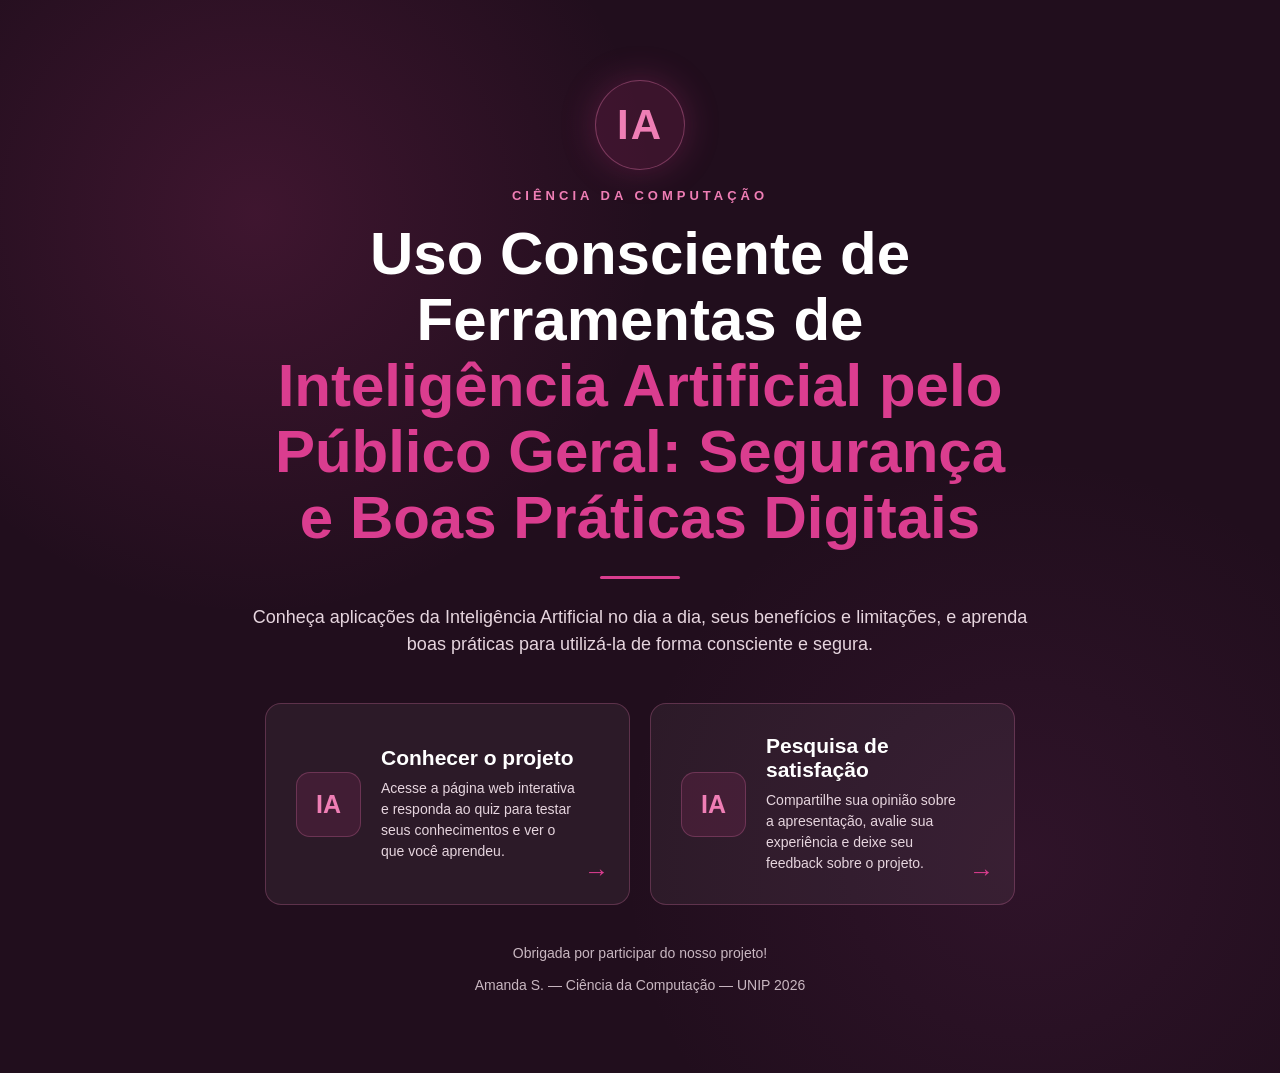
<file: index.html>
<!DOCTYPE html>
<html lang="pt-BR">

<head>
    <meta charset="UTF-8">
    <meta name="viewport" content="width=device-width, initial-scale=1.0">
    <meta http-equiv="refresh" content="0; url=acesso.html">
    <title>Uso Consciente de Ferramentas de Inteligência Artificial pelo Público Geral: Segurança e Boas Práticas Digitais</title>
    <link rel="icon" href="data:image/svg+xml,<svg xmlns=%22http://www.w3.org/2000/svg%22 viewBox=%220 0 100 100%22><text y=%22.9em%22 font-size=%2290%22>🌐</text></svg>">

</head>

<body>
</body>

</html>
</file>
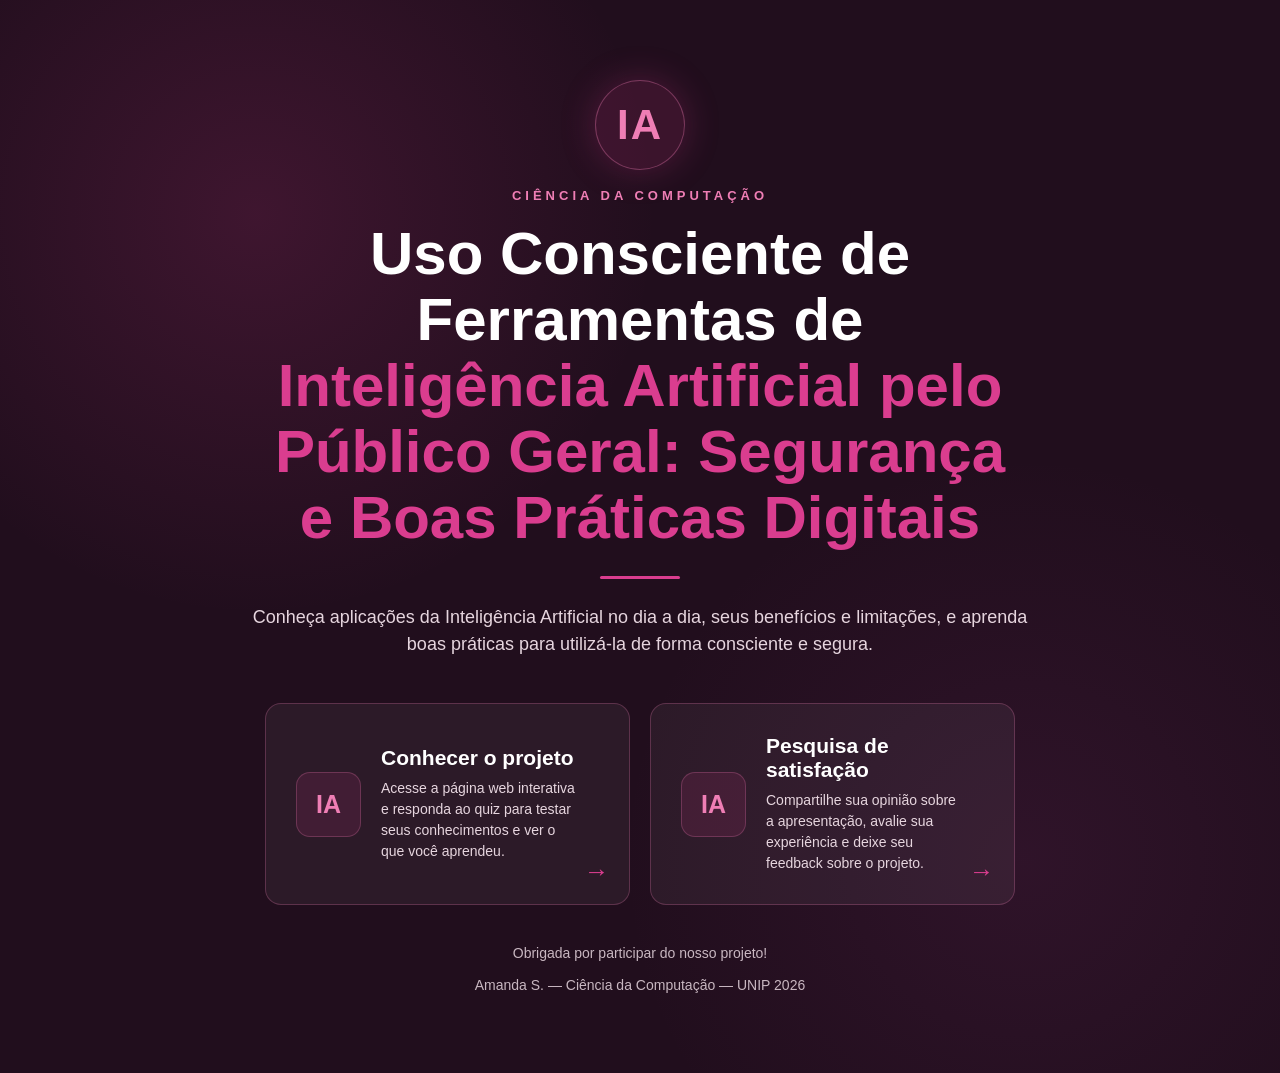
<file: acesso.html>
<!DOCTYPE html>
<html lang="pt-BR">

<head>

    <meta charset="UTF-8">

    <meta name="viewport" content="width=device-width, initial-scale=1.0">

    <title>Uso Consciente de Ferramentas de Inteligência Artificial pelo Público Geral: Segurança e Boas Práticas Digitais</title>
    
    <link rel="icon" href="data:image/svg+xml,<svg xmlns=%22http://www.w3.org/2000/svg%22 viewBox=%220 0 100 100%22><text y=%22.9em%22 font-size=%2290%22>🌐</text></svg>">

    <style>

        * {
            margin: 0;
            padding: 0;
            box-sizing: border-box;
        }

        html {
            scroll-behavior: smooth;
        }

        body {

            font-family: Arial, Helvetica, sans-serif;

            min-height: 100vh;

            background:
                radial-gradient(
                    circle at 20% 20%,
                    rgba(218, 61, 143, 0.16),
                    transparent 30%
                ),

                radial-gradient(
                    circle at 80% 80%,
                    rgba(143, 55, 125, 0.13),
                    transparent 30%
                ),

                #210E1D;

            color: #FFFFFF;

            display: flex;

            align-items: center;

            justify-content: center;

            padding: 30px;
        }

        .acesso {

            width: 100%;

            max-width: 850px;

            text-align: center;

            padding: 50px 35px;

        }

        .ia {

            width: 90px;

            height: 90px;

            margin: 0 auto 18px;

            display: flex;

            align-items: center;

            justify-content: center;

            border-radius: 50%;

            background:
                rgba(218, 61, 143, 0.14);

            border:
                1px solid
                rgba(239, 126, 181, 0.35);

            color: #EF7EB5;

            font-size: 42px;

            font-weight: bold;

            letter-spacing: 2px;

            box-shadow:
                0 0 35px
                rgba(218, 61, 143, 0.25);

            animation: flutuar 3s
                ease-in-out infinite;
        }

        @keyframes flutuar {

            0%,
            100% {

                transform:
                    translateY(0);
            }

            50% {

                transform:
                    translateY(-8px);
            }
        }

        .tag {

            color: #EF7EB5;

            font-size: 13px;

            font-weight: bold;

            letter-spacing: 4px;

            margin-bottom: 18px;
        }

        h1 {

            font-size:
                clamp(35px, 6vw, 60px);

            line-height: 1.1;

            margin-bottom: 20px;
        }

        h1 span {

            display: block;

            color: #DA3D8F;
        }

        .descricao {

            color: #E6D5DE;

            font-size: 18px;

            line-height: 1.5;

            margin-bottom: 45px;
        }

        .opcoes {

            display: grid;

            grid-template-columns:
                repeat(2, 1fr);

            gap: 20px;

            max-width: 750px;

            margin: 0 auto;
        }

        .opcao {

            position: relative;

            display: flex;

            align-items: center;

            text-align: left;

            gap: 20px;

            min-height: 180px;

            padding: 30px;

            background:
                rgba(255, 255, 255, 0.05);

            border:
                1px solid
                rgba(239, 126, 181, 0.25);

            border-radius: 16px;

            color: #FFFFFF;

            text-decoration: none;

            transition:
                transform 0.3s,
                border-color 0.3s,
                background 0.3s,
                box-shadow 0.3s;
        }

        .opcao:hover {

            transform:
                translateY(-8px);

            border-color:
                #DA3D8F;

            background:
                rgba(218, 61, 143, 0.10);

            box-shadow:
                0 15px 40px
                rgba(0, 0, 0, 0.30);
        }

        .icone {

            min-width: 65px;

            width: 65px;

            height: 65px;

            display: flex;

            align-items: center;

            justify-content: center;

            border-radius: 14px;

            background:
                rgba(218, 61, 143, 0.12);

            border:
                1px solid
                rgba(239, 126, 181, 0.25);

            font-size: 25px;

            font-weight: bold;

            color: #EF7EB5;
        }

        .opcao h2 {

            font-size: 21px;

            margin-bottom: 8px;
        }

        .opcao p {

            color: #E6D5DE;

            font-size: 14px;

            line-height: 1.5;

            margin-right: 20px;
        }

        .seta {

            position: absolute;

            right: 20px;

            bottom: 18px;

            color: #DA3D8F;

            font-size: 25px;

            transition: 0.3s;
        }

        .opcao:hover .seta {

            transform:
                translateX(5px);

            color: #EF7EB5;
        }

        .rodape {

            margin-top: 40px;

            color: #E6D5DE;

            font-size: 14px;

            opacity: 0.85;
        }

        .linha {

            width: 80px;

            height: 3px;

            background: #DA3D8F;

            margin: 25px auto;

            border-radius: 5px;
        }

        @media (max-width: 700px) {

            body {

                padding: 15px;
            }

            .acesso {

                padding:
                    30px 10px;
            }

            .opcoes {

                grid-template-columns: 1fr;
            }

            .ia {

                width: 75px;

                height: 75px;

                font-size: 34px;
            }

            h1 {

                font-size: 38px;
            }

            .descricao {

                font-size: 16px;

                margin-bottom: 30px;
            }

            .opcao {

                min-height: 150px;

                padding: 25px;
            }
        }

        @media (max-width: 400px) {

            .opcao {

                gap: 12px;

                padding: 20px;
            }

            .icone {

                min-width: 55px;

                width: 55px;

                height: 55px;

                font-size: 21px;
            }

            .opcao h2 {

                font-size: 17px;
            }

            .opcao p {

                font-size: 13px;
            }
        }

    </style>

</head>

<body>

    <main class="acesso">

        <div class="ia">
            IA
        </div>

        <p class="tag">
            CIÊNCIA DA COMPUTAÇÃO
        </p>

        <h1>

            Uso Consciente de Ferramentas de

            <span>
                Inteligência Artificial pelo Público Geral: Segurança e Boas Práticas Digitais
            </span>

        </h1>

        <div class="linha"></div>

        <p class="descricao">

            Conheça aplicações da Inteligência Artificial no dia a dia,
            seus benefícios e limitações, e aprenda boas práticas
            para utilizá-la de forma consciente e segura.

        </p>

        <div class="opcoes">

            <a
                href="principal.html"
                class="opcao"
            >

                <div class="icone">
                    IA
                </div>

                <div>

                    <h2>
                        Conhecer o projeto
                    </h2>

                    <p>
                        Acesse a página web interativa e responda ao 
                        quiz para testar seus conhecimentos 
                        e ver o que você aprendeu.
                    </p>

                </div>

                <span class="seta">
                    →
                </span>

            </a>

            <a
                href="https://docs.google.com/forms/d/e/1FAIpQLSeRQzANUAI_yOdc_QsF1TcEmFwUJ51s8gMz07EgyyzTPx3p7Q/viewform?usp=sharing&ouid=104215584824218539044"
                class="opcao"
                target="_blank"
                rel="noopener noreferrer"
            >

                <div class="icone">
                    IA
                </div>

                <div>

                    <h2>
                        Pesquisa de satisfação
                    </h2>

                    <p>

                        Compartilhe sua opinião 
                        sobre a apresentação, 
                        avalie sua experiência e 
                        deixe seu feedback sobre o projeto.

                    </p>

                </div>

                <span class="seta">
                    →
                </span>

            </a>

        </div>

        <p class="rodape">

            Obrigada por participar
            do nosso projeto! <br><br>
            Amanda S. — Ciência da Computação — UNIP 2026

        </p>

    </main>

</body>

</html>
</file>
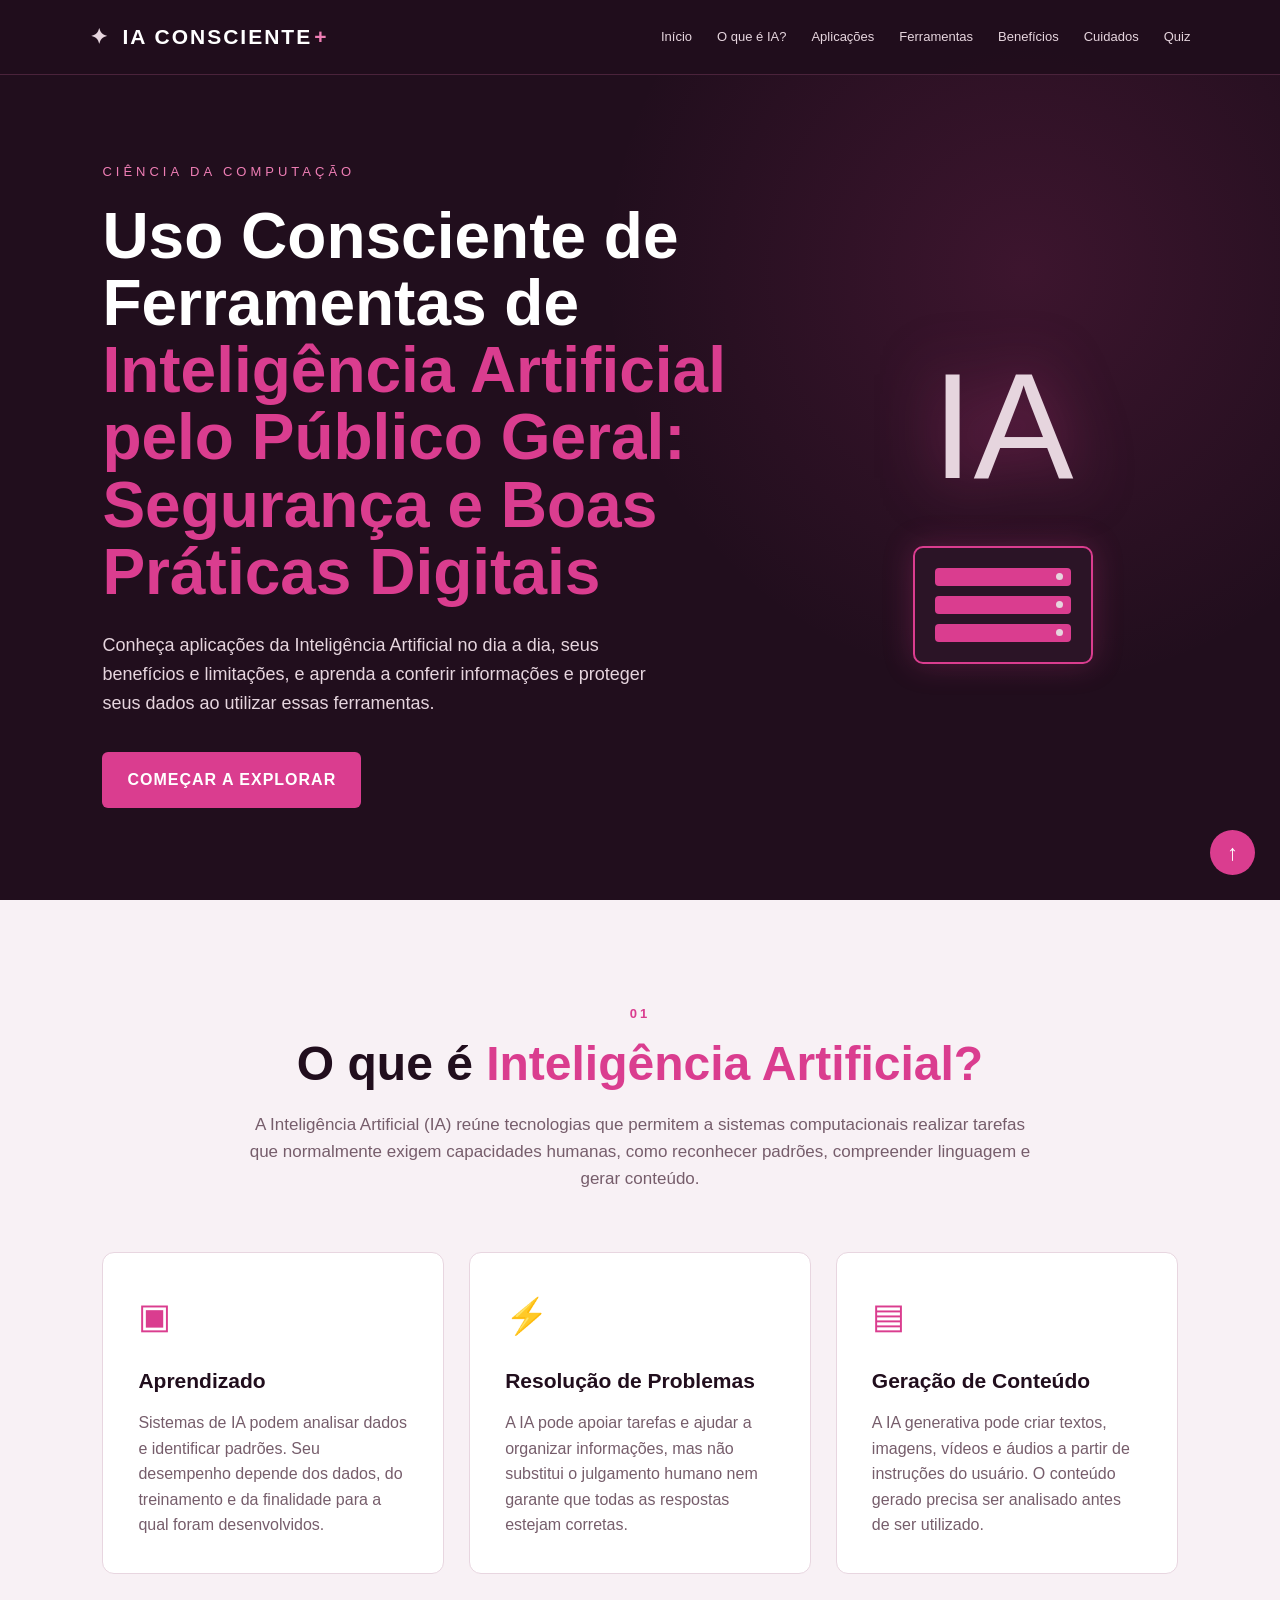
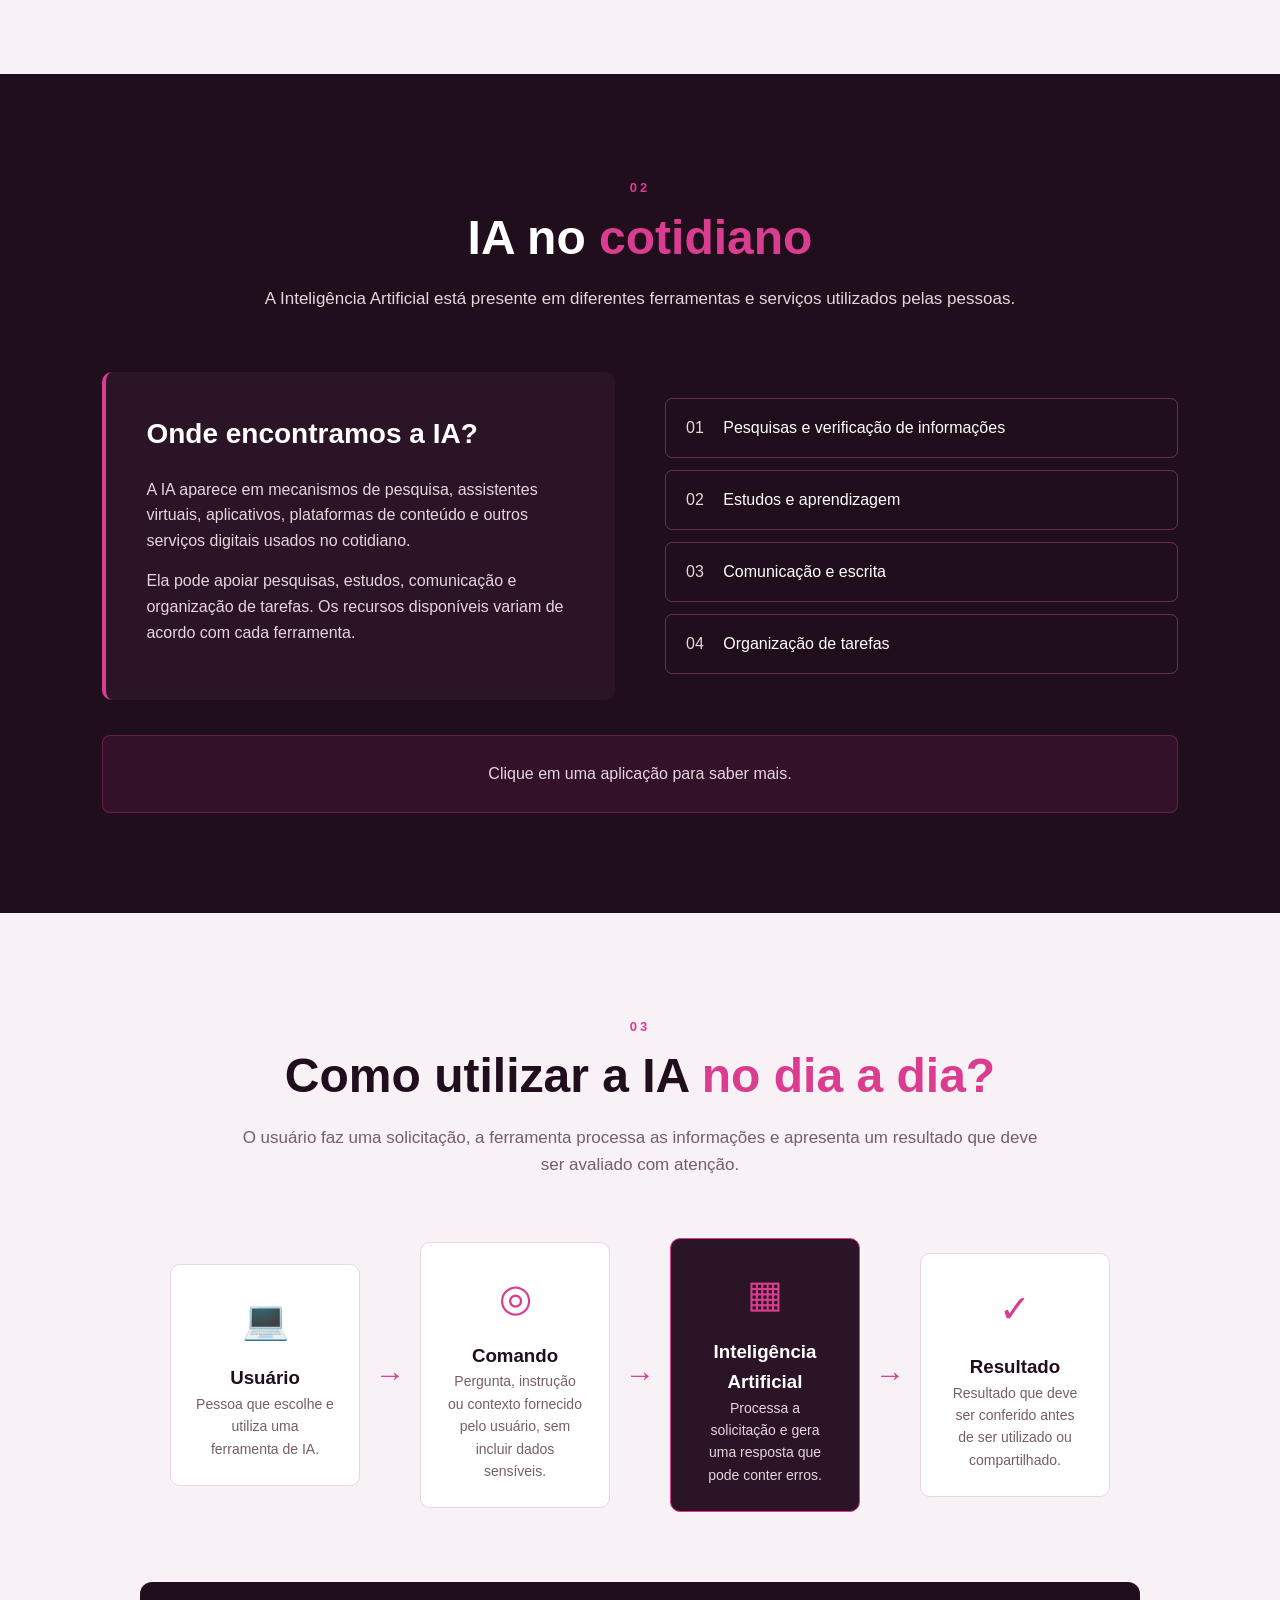
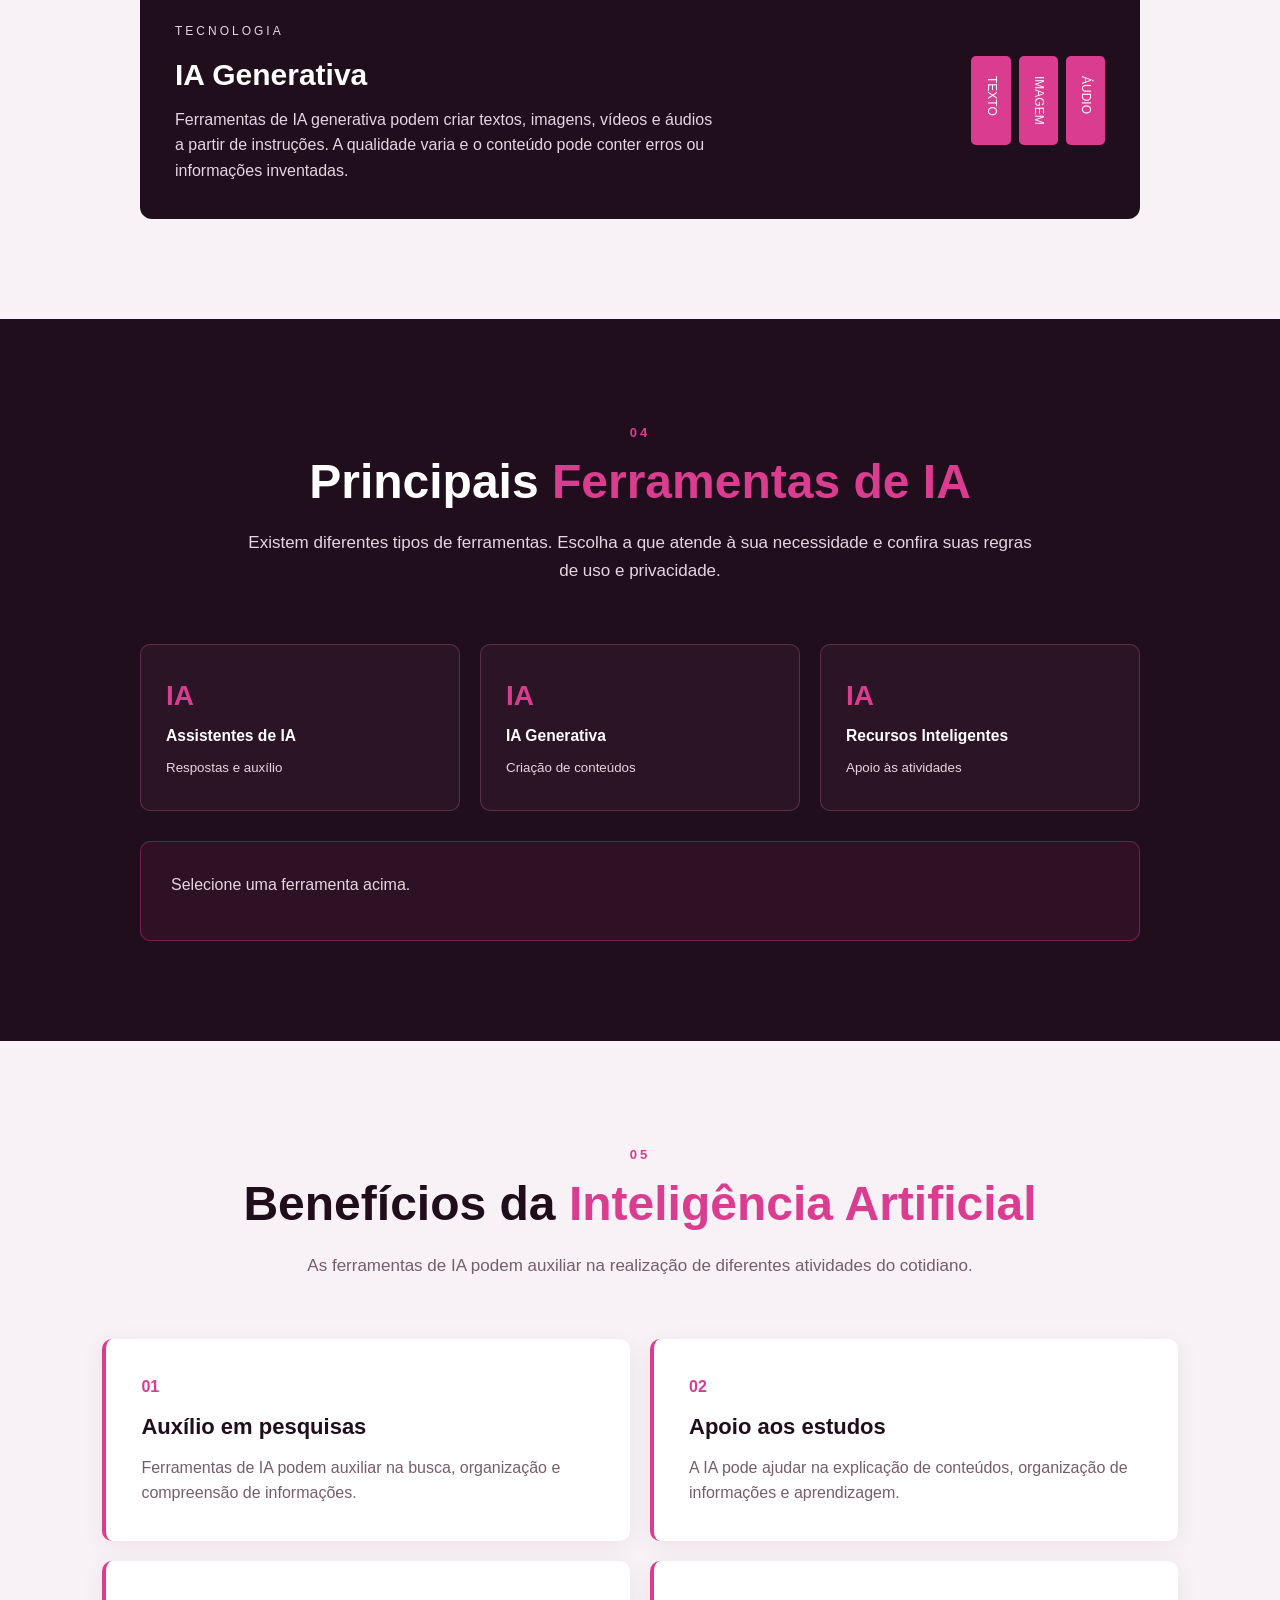
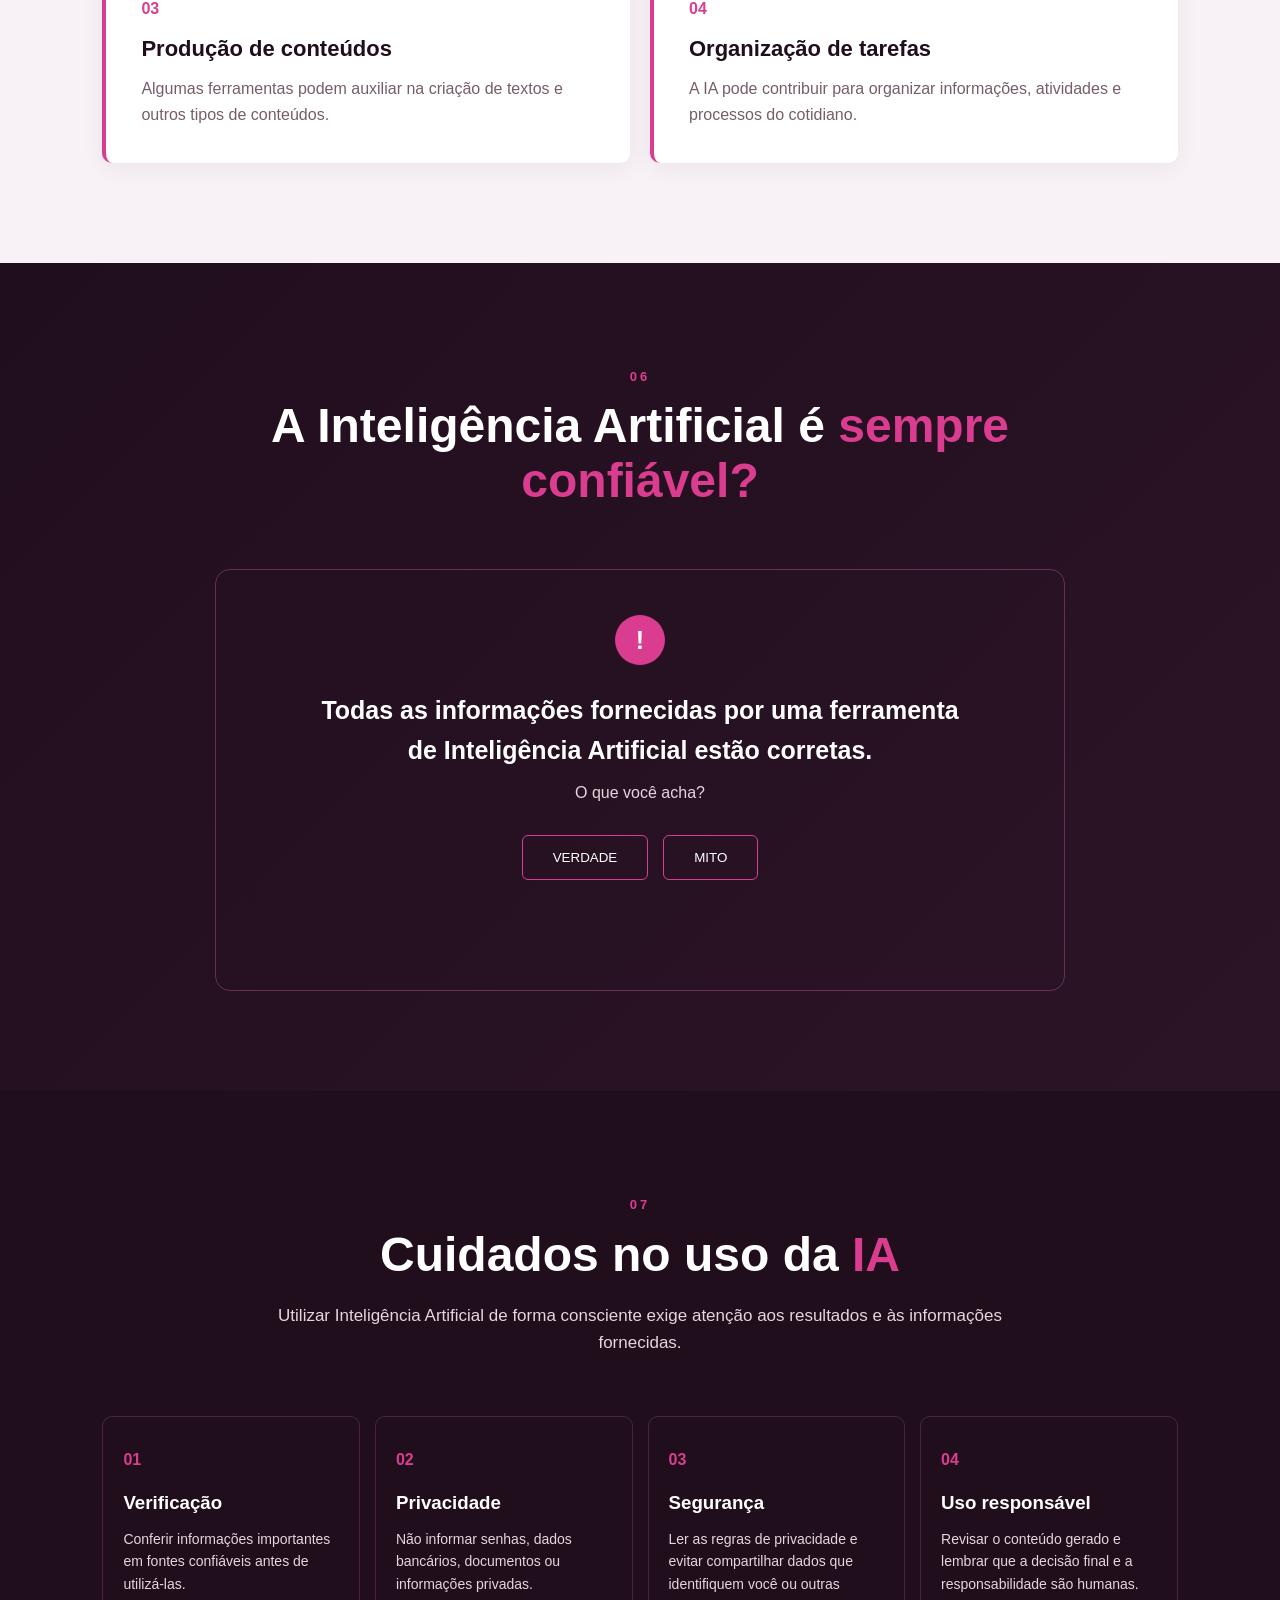
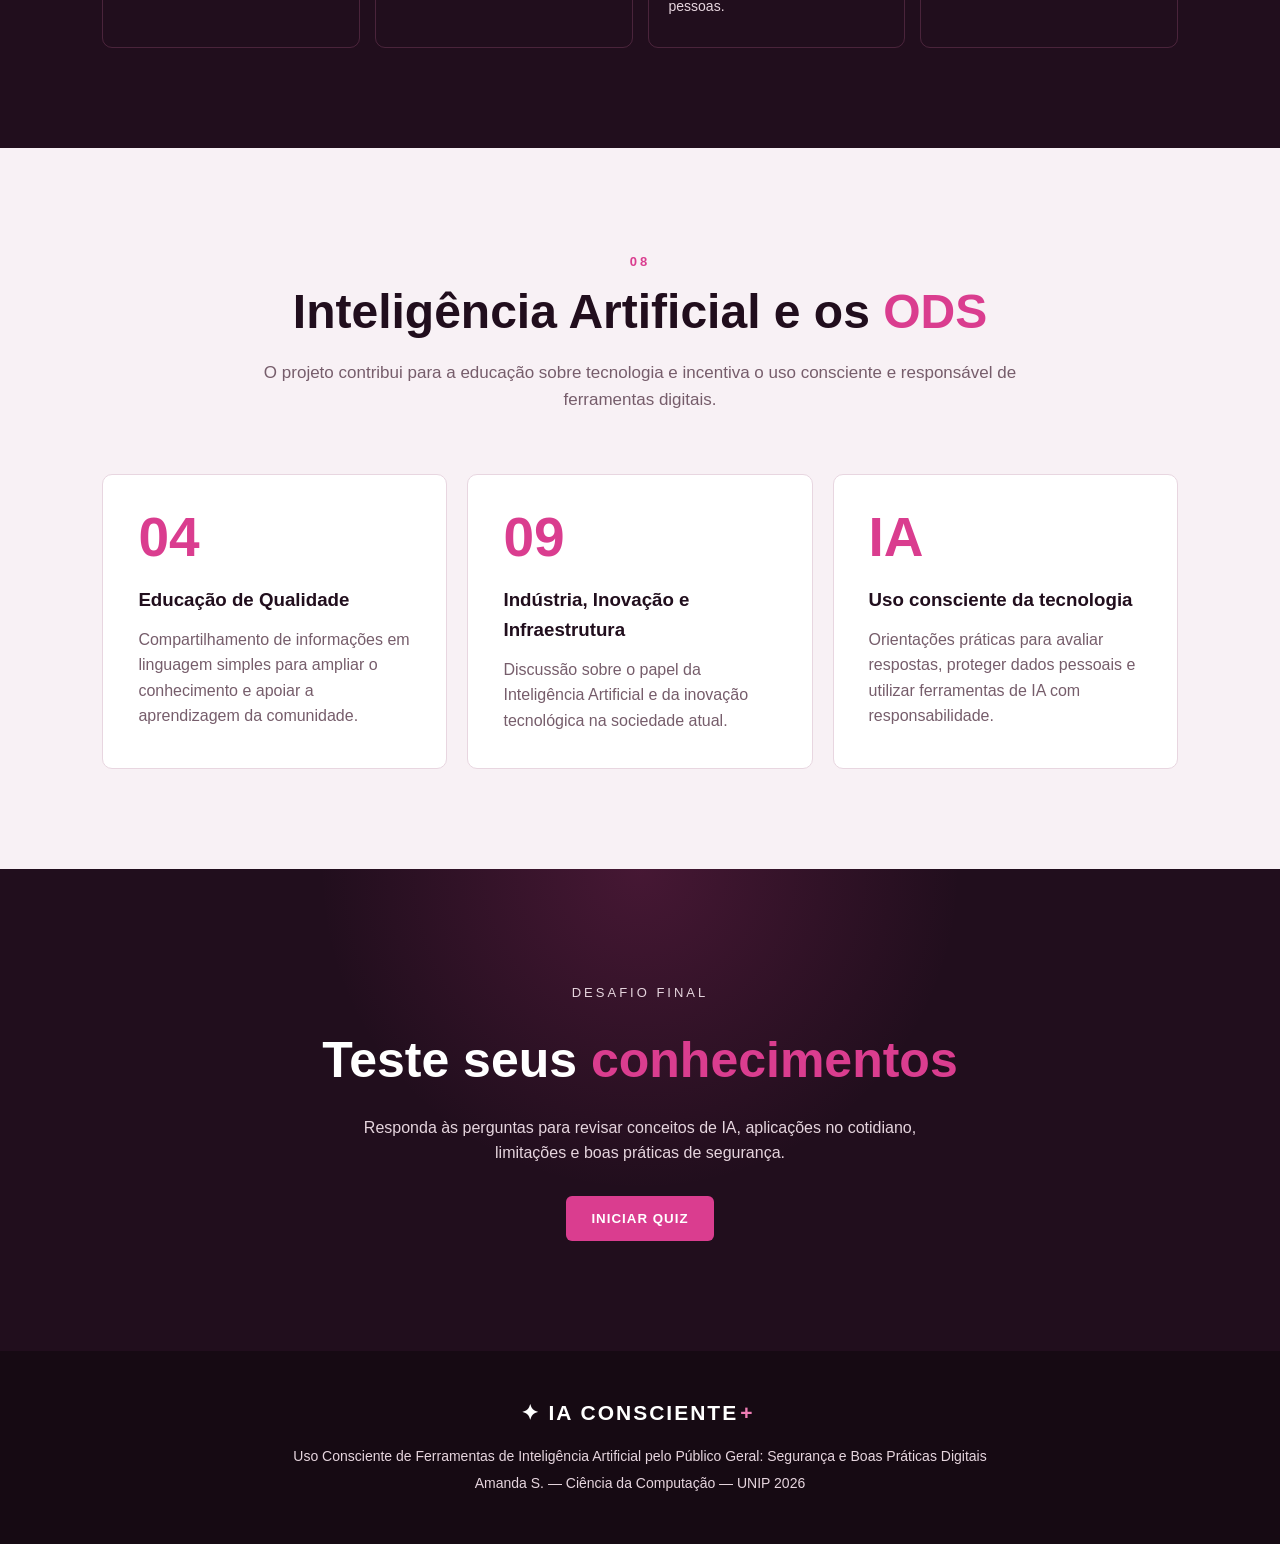
<file: principal.html>
<!DOCTYPE html>
<html lang="pt-BR">

<head>
    <meta charset="UTF-8">
    <meta name="viewport" content="width=device-width, initial-scale=1.0">

    <title>Uso Consciente de Ferramentas de Inteligência Artificial pelo Público Geral: Segurança e Boas Práticas Digitais</title>

    <link rel="icon" href="data:image/svg+xml,<svg xmlns=%22http://www.w3.org/2000/svg%22 viewBox=%220 0 100 100%22><text y=%22.9em%22 font-size=%2290%22>🌐</text></svg>">

    <link rel="stylesheet" href="style.css">
</head>

<body>

    <header class="header">

        <div class="logo">
            <span>✦</span>
            IA CONSCIENTE<span class="logo-destaque">+</span>
        </div>

        <nav>
            <a href="#inicio">Início</a>
            <a href="#ia">O que é IA?</a>
            <a href="#aplicacoes">Aplicações</a>
            <a href="#ferramentas">Ferramentas</a>
            <a href="#beneficios">Benefícios</a>
            <a href="#cuidados">Cuidados</a>
            <a href="#quiz">Quiz</a>
        </nav>

    </header>

    <main>

        <section id="inicio" class="hero">

            <div class="hero-conteudo">

                <p class="tag">CIÊNCIA DA COMPUTAÇÃO</p>

                <h1>
                    Uso Consciente de Ferramentas de
                    <span>Inteligência Artificial pelo Público Geral: Segurança e Boas Práticas Digitais</span>
                </h1>

                <p class="hero-texto">
                    Conheça aplicações da Inteligência Artificial no dia a dia, seus benefícios
                    e limitações, e aprenda a conferir informações e proteger
                    seus dados ao utilizar essas ferramentas.
                </p>

                <a href="#ia" class="botao">
                    COMEÇAR A EXPLORAR
                </a>

            </div>

            <div class="nuvem-visual">

                <div class="nuvem">
                    IA
                </div>

                <div class="conexao"></div>

                <div class="data-center">

                    <div class="servidor"></div>
                    <div class="servidor"></div>
                    <div class="servidor"></div>

                </div>

            </div>

        </section>

        <section id="ia" class="secao">

            <div class="titulo-secao">

                <span>01</span>

                <h2>
                    O que é
                    <strong>Inteligência Artificial?</strong>
                </h2>

                <p>
                    A Inteligência Artificial (IA) reúne tecnologias que permitem a sistemas
                    computacionais realizar tarefas que normalmente exigem capacidades
                    humanas, como reconhecer padrões, compreender linguagem e gerar conteúdo.
                </p>

            </div>

            <div class="cards">

                <div class="card">

                    <div class="icone">▣</div>

                    <h3>Aprendizado</h3>

                    <p>
                        Sistemas de IA podem analisar dados e identificar padrões.
                        Seu desempenho depende dos dados, do treinamento
                        e da finalidade para a qual foram desenvolvidos.
                    </p>

                </div>

                <div class="card">

                    <div class="icone">⚡</div>

                    <h3>Resolução de Problemas</h3>

                    <p>
                        A IA pode apoiar tarefas e ajudar a organizar informações,
                        mas não substitui o julgamento humano nem
                        garante que todas as respostas estejam corretas.
                    </p>

                </div>

                <div class="card">

                    <div class="icone">▤</div>

                    <h3>Geração de Conteúdo</h3>

                    <p>
                        A IA generativa pode criar textos, imagens, vídeos e áudios
                        a partir de instruções do usuário. O conteúdo gerado
                        precisa ser analisado antes de ser utilizado.
                    </p>

                </div>

            </div>

        </section>

        <section id="aplicacoes" class="secao secao-escura">

            <div class="titulo-secao">

                <span>02</span>

                <h2>
                    IA no
                    <strong>cotidiano</strong>
                </h2>

                <p>
                    A Inteligência Artificial está presente em diferentes
                    ferramentas e serviços utilizados pelas pessoas.
                </p>

            </div>

            <div class="nuvem-explicacao">

                <div class="definicao">

                    <h3>Onde encontramos a IA?</h3>

                    <p>
                        A IA aparece em mecanismos de pesquisa, assistentes virtuais,
                        aplicativos, plataformas de conteúdo e outros serviços
                        digitais usados no cotidiano.
                    </p>

                    <p>
                        Ela pode apoiar pesquisas, estudos, comunicação e organização
                        de tarefas. Os recursos disponíveis variam de acordo
                        com cada ferramenta.
                    </p>

                </div>

                <div class="caracteristicas">

                    <button class="caracteristica" onclick="mostrarCaracteristica('internet')">
                        <span>01</span>
                        Pesquisas e verificação de informações
                    </button>

                    <button class="caracteristica" onclick="mostrarCaracteristica('escala')">
                        <span>02</span>
                        Estudos e aprendizagem
                    </button>

                    <button class="caracteristica" onclick="mostrarCaracteristica('flexibilidade')">
                        <span>03</span>
                        Comunicação e escrita
                    </button>

                    <button class="caracteristica" onclick="mostrarCaracteristica('compartilhamento')">
                        <span>04</span>
                        Organização de tarefas
                    </button>

                </div>

            </div>

            <div id="explicacao-caracteristica" class="explicacao-caracteristica">

                Clique em uma aplicação para saber mais.

            </div>

        </section>

        <section class="secao">

            <div class="titulo-secao">

                <span>03</span>

                <h2>
                    Como utilizar a IA
                    <strong>no dia a dia?</strong>
                </h2>

                <p>
                    O usuário faz uma solicitação, a ferramenta processa as informações
                    e apresenta um resultado que deve ser avaliado com atenção.
                </p>

            </div>

            <div class="fluxo">

                <div class="fluxo-item">

                    <div class="fluxo-icone">💻</div>

                    <h3>Usuário</h3>

                    <p>
                        Pessoa que escolhe e utiliza uma ferramenta de IA.
                    </p>

                </div>

                <div class="seta">→</div>

                <div class="fluxo-item">

                    <div class="fluxo-icone">◎</div>

                    <h3>Comando</h3>

                    <p>
                        Pergunta, instrução ou contexto fornecido pelo usuário, sem incluir dados sensíveis.
                    </p>

                </div>

                <div class="seta">→</div>

                <div class="fluxo-item destaque-fluxo">

                    <div class="fluxo-icone">▦</div>

                    <h3>Inteligência Artificial</h3>

                    <p>
                        Processa a solicitação e gera uma resposta que pode conter erros.
                    </p>

                </div>

                <div class="seta">→</div>

                <div class="fluxo-item">

                    <div class="fluxo-icone">✓</div>

                    <h3>Resultado</h3>

                    <p>
                        Resultado que deve ser conferido antes de ser utilizado ou compartilhado.
                    </p>

                </div>

            </div>

            <div class="virtualizacao">

                <div>

                    <span class="mini-titulo">
                        TECNOLOGIA
                    </span>

                    <h3>IA Generativa</h3>

                    <p>
                        Ferramentas de IA generativa podem criar textos, imagens, vídeos
                        e áudios a partir de instruções. A qualidade varia e
                        o conteúdo pode conter erros ou informações inventadas.
                    </p>

                </div>

                <div class="servidores-visual">

                    <div class="servidor-grande">
                        TEXTO
                    </div>

                    <div class="servidor-grande">
                        IMAGEM
                    </div>

                    <div class="servidor-grande">
                        ÁUDIO
                    </div>

                </div>

            </div>

        </section>

        <section id="ferramentas" class="secao secao-escura">

            <div class="titulo-secao">

                <span>04</span>

                <h2>
                    Principais
                    <strong>Ferramentas de IA</strong>
                </h2>

                <p>
                    Existem diferentes tipos de ferramentas. Escolha a que atende à sua
                    necessidade e confira suas regras de uso e privacidade.
                </p>

            </div>

            <div class="modelos">

                <button class="modelo" onclick="mostrarModelo('assistentes')">

                    <span>IA</span>

                    <h3>Assistentes de IA</h3>

                    <p>
                        Respostas e auxílio
                    </p>

                </button>

                <button class="modelo" onclick="mostrarModelo('generativa')">

                    <span>IA</span>

                    <h3>IA Generativa</h3>

                    <p>
                        Criação de conteúdos
                    </p>

                </button>

                <button class="modelo" onclick="mostrarModelo('aplicativos')">

                    <span>IA</span>

                    <h3>Recursos Inteligentes</h3>

                    <p>
                        Apoio às atividades
                    </p>

                </button>

            </div>

            <div id="modelo-info" class="modelo-info">

                Selecione uma ferramenta acima.

            </div>

        </section>

        <section id="beneficios" class="secao">

            <div class="titulo-secao">

                <span>05</span>

                <h2>
                    Benefícios da
                    <strong>Inteligência Artificial</strong>
                </h2>

                <p>
                    As ferramentas de IA podem auxiliar na realização
                    de diferentes atividades do cotidiano.
                </p>

            </div>

            <div class="beneficios-grid">

                <div class="beneficio">

                    <span>01</span>

                    <h3>Auxílio em pesquisas</h3>

                    <p>
                        Ferramentas de IA podem auxiliar na busca,
                        organização e compreensão de informações.
                    </p>

                </div>

                <div class="beneficio">

                    <span>02</span>

                    <h3>Apoio aos estudos</h3>

                    <p>
                        A IA pode ajudar na explicação de conteúdos,
                        organização de informações e aprendizagem.
                    </p>

                </div>

                <div class="beneficio">

                    <span>03</span>

                    <h3>Produção de conteúdos</h3>

                    <p>
                        Algumas ferramentas podem auxiliar na criação
                        de textos e outros tipos de conteúdos.
                    </p>

                </div>

                <div class="beneficio">

                    <span>04</span>

                    <h3>Organização de tarefas</h3>

                    <p>
                        A IA pode contribuir para organizar informações,
                        atividades e processos do cotidiano.
                    </p>

                </div>

            </div>

        </section>

        <section id="cuidados" class="secao desafios">

            <div class="titulo-secao">

                <span>06</span>

                <h2>
                    A Inteligência Artificial é
                    <strong>sempre confiável?</strong>
                </h2>

            </div>

            <div class="mito-verdade">

                <div class="mito-texto">

                    <div class="alerta">!</div>

                    <h3>
                        Todas as informações fornecidas por uma ferramenta
                        de Inteligência Artificial estão corretas.
                    </h3>

                    <p>
                        O que você acha?
                    </p>

                </div>

                <div class="mito-botoes">

                    <button onclick="verificarMito(true)">
                        VERDADE
                    </button>

                    <button onclick="verificarMito(false)">
                        MITO
                    </button>

                </div>

                <div id="resultado-mito"></div>

            </div>

        </section>

        <section class="secao secao-escura">

            <div class="titulo-secao">

                <span>07</span>

                <h2>
                    Cuidados no uso da
                    <strong>IA</strong>
                </h2>

                <p>
                    Utilizar Inteligência Artificial de forma consciente
                    exige atenção aos resultados e às informações fornecidas.
                </p>

            </div>

            <div class="estrategias">

                <div class="estrategia">

                    <span>01</span>

                    <h3>Verificação</h3>

                    <p>
                        Conferir informações importantes em fontes confiáveis antes de utilizá-las.
                    </p>

                </div>

                <div class="estrategia">

                    <span>02</span>

                    <h3>Privacidade</h3>

                    <p>
                        Não informar senhas, dados bancários, documentos ou informações privadas.
                    </p>

                </div>

                <div class="estrategia">

                    <span>03</span>

                    <h3>Segurança</h3>

                    <p>
                        Ler as regras de privacidade e evitar compartilhar dados que identifiquem você ou outras pessoas.
                    </p>

                </div>

                <div class="estrategia">

                    <span>04</span>

                    <h3>Uso responsável</h3>

                    <p>
                        Revisar o conteúdo gerado e lembrar que a decisão final e a responsabilidade são humanas.
                    </p>

                </div>

            </div>

        </section>

        <section class="secao">

            <div class="titulo-secao">

                <span>08</span>

                <h2>
                    Inteligência Artificial e os
                    <strong>ODS</strong>
                </h2>

                <p>
                    O projeto contribui para a educação sobre tecnologia e incentiva
                    o uso consciente e responsável de ferramentas digitais.
                </p>

            </div>

            <div class="ods-grid">

                <div class="ods">

                    <div class="ods-numero">
                        04
                    </div>

                    <h3>
                        Educação de Qualidade
                    </h3>

                    <p>
                        Compartilhamento de informações em linguagem simples para
                        ampliar o conhecimento e apoiar a aprendizagem da comunidade.
                    </p>

                </div>

                <div class="ods">

                    <div class="ods-numero">
                        09
                    </div>

                    <h3>
                        Indústria, Inovação e Infraestrutura
                    </h3>

                    <p>
                        Discussão sobre o papel da Inteligência Artificial e da inovação
                        tecnológica na sociedade atual.
                    </p>

                </div>

                <div class="ods">

                    <div class="ods-numero">
                        IA
                    </div>

                    <h3>
                        Uso consciente da tecnologia
                    </h3>

                    <p>
                        Orientações práticas para avaliar respostas, proteger dados pessoais
                        e utilizar ferramentas de IA com responsabilidade.
                    </p>

                </div>

            </div>

        </section>

        <section id="quiz" class="quiz-secao">

            <div class="quiz-container">

                <div class="quiz-intro">

                    <span>DESAFIO FINAL</span>

                    <h2>
                        Teste seus
                        <strong>conhecimentos</strong>
                    </h2>

                    <p>
                        Responda às perguntas para revisar conceitos de IA, aplicações
                        no cotidiano, limitações e boas práticas de segurança.
                    </p>

                    <button id="iniciarQuiz" class="botao">
                        INICIAR QUIZ
                    </button>

                </div>

                <div id="quiz-area" class="quiz-area escondido">

                    <div class="quiz-topo">

                        <span id="numeroPergunta">
                            Pergunta 1 de 10
                        </span>

                        <span id="pontuacao">
                            Pontos: 0
                        </span>

                    </div>

                    <div class="barra">

                        <div id="progresso"></div>

                    </div>

                    <h3 id="pergunta"></h3>

                    <div id="opcoes" class="opcoes"></div>

                    <div id="feedback" class="feedback"></div>

                    <button id="proxima" class="botao escondido">
                        PRÓXIMA PERGUNTA
                    </button>

                </div>

                <div id="resultadoQuiz" class="resultado-quiz escondido">

                    <span>RESULTADO</span>

                    <h2>Quiz concluído!</h2>

                    <div id="pontuacaoFinal"></div>

                    <p id="mensagemFinal"></p>

                    <button onclick="reiniciarQuiz()" class="botao">
                        FAZER NOVAMENTE
                    </button>

                </div>

            </div>

        </section>

    </main>

    <footer>

        <div class="logo">
            ✦ IA CONSCIENTE<span class="logo-destaque">+</span>
        </div>

        <p>
            Uso Consciente de Ferramentas de Inteligência Artificial pelo Público Geral: Segurança e Boas Práticas Digitais
        </p>

        <p>
            Amanda S. — Ciência da Computação — UNIP 2026
        </p>

    </footer>

    <button id="topo" onclick="voltarTopo()">
        ↑
    </button>

    <script src="script.js"></script>

</body>

</html>
</file>
<file: style.css>
* {
    margin: 0;
    padding: 0;
    box-sizing: border-box;
    scroll-behavior: smooth;
}

:root {

    --rosa-escuro: #210E1D;
    --rosa-fundo: #2B1426;
    --rosa-principal: #DA3D8F;
    --rosa-destaque: #EF7EB5;
    --rosa-claro: #E6D5DE;
    --branco: #FFFFFF;
    --texto-claro: #E6D5DE;
    --fundo-claro: #F8F1F5;
}

body {
    font-family: Arial, Helvetica, sans-serif;
    background: var(--fundo-claro);
    color: var(--rosa-escuro);
    line-height: 1.6;
}

.header {
    position: fixed;
    top: 0;
    left: 0;
    width: 100%;
    height: 75px;
    background: rgba(33, 14, 29, 0.96);
    display: flex;
    align-items: center;
    justify-content: space-between;
    padding: 0 7%;
    z-index: 1000;
    border-bottom: 1px solid rgba(239, 126, 181, 0.2);
}

.logo {
    color: var(--branco);
    font-size: 21px;
    font-weight: bold;
    letter-spacing: 2px;
}

.logo span {
    color: var(--rosa-claro);
    margin-right: 5px;
}

.logo-destaque {
    color: var(--rosa-destaque) !important;
    margin-left: 2px;
}

nav {
    display: flex;
    gap: 25px;
}

nav a {
    color: var(--texto-claro);
    text-decoration: none;
    font-size: 13px;
    transition: 0.3s;
}

nav a:hover {
    color: var(--rosa-destaque);
}

.hero {
    min-height: 100vh;
    padding: 150px 8% 80px;
    background:
        radial-gradient(
            circle at 80% 30%,
            rgba(218, 61, 143, 0.15),
            transparent 35%
        ),
        var(--rosa-escuro);

    color: var(--branco);
    display: flex;
    align-items: center;
    justify-content: space-between;
    gap: 50px;
}

.hero-conteudo {
    max-width: 650px;
}

.tag {
    color: var(--rosa-destaque);
    letter-spacing: 4px;
    font-size: 13px;
    margin-bottom: 20px;
}

.hero h1 {
    font-size: clamp(40px, 5vw, 70px);
    line-height: 1.05;
    margin-bottom: 25px;
}

.hero h1 span {
    display: block;
    color: var(--rosa-principal);
}

.hero-texto {
    max-width: 570px;
    color: var(--texto-claro);
    font-size: 18px;
    margin-bottom: 35px;
}

.botao {
    display: inline-block;
    border: none;
    background: var(--rosa-principal);
    color: var(--branco);
    padding: 15px 25px;
    border-radius: 6px;
    font-weight: bold;
    letter-spacing: 1px;
    cursor: pointer;
    text-decoration: none;
    transition: 0.3s;
}

.botao:hover {
    background: var(--rosa-destaque);
    transform: translateY(-3px);
}

.nuvem-visual {
    width: 350px;
    height: 350px;
    display: flex;
    flex-direction: column;
    align-items: center;
    justify-content: center;
}

.nuvem {
    font-size: 150px;
    color: var(--rosa-claro);
    filter: drop-shadow(
        0 0 30px rgba(218, 61, 143, 0.5)
    );
    animation: flutuar 3s infinite ease-in-out;
}

@keyframes flutuar {
    0%,
    100% {
        transform: translateY(0);
    }
    50% {
        transform: translateY(-15px);
    }
}

.conexao {
    width: 3px;
    height: 60px;
    background: var(--rosa-principal);
}

.data-center {
    width: 180px;
    padding: 20px;
    border: 2px solid var(--rosa-principal);
    border-radius: 10px;
    background: var(--rosa-fundo);
    box-shadow:
        0 0 30px rgba(218, 61, 143, 0.25);
}

.servidor {
    height: 18px;
    margin-bottom: 10px;
    background: var(--rosa-principal);
    border-radius: 4px;
    position: relative;
}

.servidor:last-child {
    margin-bottom: 0;
}

.servidor::after {
    content: "";
    position: absolute;
    right: 8px;
    top: 5px;
    width: 7px;
    height: 7px;
    background: var(--rosa-claro);
    border-radius: 50%;
}

.secao {
    padding: 100px 8%;
    background: var(--fundo-claro);
}

.secao-escura {
    background: var(--rosa-escuro);
    color: var(--branco);
}

.titulo-secao {
    max-width: 800px;
    margin: 0 auto 60px;
    text-align: center;
}

.titulo-secao > span {
    color: var(--rosa-principal);
    font-size: 13px;
    font-weight: bold;
    letter-spacing: 3px;
}

.titulo-secao h2 {
    font-size: clamp(32px, 4vw, 48px);
    line-height: 1.15;
    margin: 10px 0 20px;
}

.titulo-secao h2 strong {
    color: var(--rosa-principal);
}

.titulo-secao p {
    color: #765D6B;
    font-size: 17px;
}

.secao-escura .titulo-secao p {
    color: var(--texto-claro);
}

.cards {
    display: grid;
    grid-template-columns:
        repeat(3, 1fr);
    gap: 25px;
    max-width: 1100px;
    margin: auto;
}

.card {
    background: var(--branco);
    padding: 35px;
    border-radius: 12px;
    border: 1px solid #E8D6E0;
    transition: 0.3s;
}

.card:hover {
    transform: translateY(-8px);
    border-color: var(--rosa-principal);
    box-shadow:
        0 15px 40px rgba(33, 14, 29, 0.1);
}

.icone {
    font-size: 35px;
    color: var(--rosa-principal);
    margin-bottom: 20px;
}

.card h3 {
    margin-bottom: 12px;
    font-size: 21px;
}

.card p {

    color: #765D6B;
}

.nuvem-explicacao {
    max-width: 1100px;
    margin: auto;
    display: grid;
    grid-template-columns: 1fr 1fr;
    gap: 50px;
    align-items: center;
}

.definicao {
    padding: 40px;
    background: var(--rosa-fundo);
    border-left: 4px solid var(--rosa-principal);
    border-radius: 10px;
}

.definicao h3 {
    font-size: 28px;
    margin-bottom: 20px;
}

.definicao p {
    color: var(--texto-claro);
    margin-bottom: 15px;
}

.caracteristicas {
    display: grid;
    gap: 12px;
}

.caracteristica {
    background: transparent;
    border: 1px solid rgba(239, 126, 181, 0.3);
    color: var(--branco);
    padding: 20px;
    text-align: left;
    border-radius: 7px;
    cursor: pointer;
    font-size: 16px;
    transition: 0.3s;
}

.caracteristica:hover {
    background: var(--rosa-principal);
    border-color: var(--rosa-destaque);
    transform: translateX(5px);
}

.caracteristica span {
    color: var(--rosa-claro);
    margin-right: 15px;
}

.explicacao-caracteristica {
    max-width: 1100px;
    margin: 35px auto 0;
    padding: 25px;
    background: rgba(218, 61, 143, 0.1);
    border: 1px solid rgba(218, 61, 143, 0.3);
    border-radius: 8px;
    color: var(--texto-claro);
    text-align: center;
}

.fluxo {
    max-width: 1200px;
    margin: auto;
    display: flex;
    align-items: center;
    justify-content: center;
    gap: 15px;
    flex-wrap: wrap;
}

.fluxo-item {
    width: 190px;
    min-height: 180px;
    padding: 25px;
    text-align: center;
    border: 1px solid #E8D6E0;
    border-radius: 10px;
    background: var(--branco);
    transition: 0.3s;
}

.fluxo-item:hover {
    transform: translateY(-6px);
    border-color: var(--rosa-principal);
}

.destaque-fluxo {
    background: var(--rosa-fundo);
    color: var(--branco);
    border-color: var(--rosa-principal);
}

.fluxo-icone {
    font-size: 38px;
    color: var(--rosa-principal);
    margin-bottom: 12px;
}

.fluxo-item p {
    font-size: 14px;
    color: #765D6B;
}

.destaque-fluxo p {
    color: var(--texto-claro);
}

.seta {
    font-size: 30px;
    color: var(--rosa-principal);
}

.virtualizacao {
    max-width: 1000px;
    margin: 70px auto 0;
    padding: 35px;
    background: var(--rosa-escuro);
    color: var(--branco);
    border-radius: 12px;
    display: flex;
    align-items: center;
    justify-content: space-between;
    gap: 40px;
}

.mini-titulo {
    color: var(--rosa-claro);
    font-size: 12px;
    letter-spacing: 3px;
}

.virtualizacao h3 {
    font-size: 30px;
    margin: 8px 0;
}

.virtualizacao p {
    color: var(--texto-claro);
    max-width: 550px;
}

.servidores-visual {
    display: flex;
    gap: 8px;
}

.servidor-grande {
    padding: 20px 10px;
    background: var(--rosa-principal);
    border-radius: 5px;
    font-size: 12px;
    writing-mode: vertical-rl;
}

.modelos {
    max-width: 1000px;
    margin: auto;
    display: grid;
    grid-template-columns:
        repeat(3, 1fr);
    gap: 20px;
}

.modelo {
    padding: 35px 25px;
    background: var(--rosa-fundo);
    color: var(--branco);
    border: 1px solid rgba(239, 126, 181, 0.25);
    border-radius: 10px;
    cursor: pointer;
    text-align: left;
    transition: 0.3s;
}

.modelo:hover {
    border-color: var(--rosa-principal);
    transform: translateY(-7px);
}

.modelo span {
    color: var(--rosa-principal);
    font-size: 28px;
    font-weight: bold;
}

.modelo h3 {
    margin: 15px 0;
}

.modelo p {

    color: var(--texto-claro);
}

.modelo-info {
    max-width: 1000px;
    margin: 30px auto 0;
    padding: 30px;
    border: 1px solid rgba(218, 61, 143, 0.4);
    border-radius: 10px;
    background: rgba(218, 61, 143, 0.08);
    color: var(--texto-claro);
    min-height: 100px;
}

.beneficios-grid {
    max-width: 1100px;
    margin: auto;
    display: grid;
    grid-template-columns:
        repeat(2, 1fr);
    gap: 20px;
}

.beneficio {
    padding: 35px;
    background: var(--branco);
    border-radius: 10px;
    border-left: 4px solid var(--rosa-principal);
    box-shadow:
        0 5px 25px rgba(33, 14, 29, 0.06);
    transition: 0.3s;
}

.beneficio:hover {
    transform: translateX(5px);
}

.beneficio > span {
    color: var(--rosa-principal);
    font-weight: bold;
}

.beneficio h3 {
    font-size: 22px;
    margin: 10px 0;
}

.beneficio p {
    color: #765D6B;
}

.desafios {
    background:
        linear-gradient(
            135deg,
            #210E1D,
            #2B1426
        );
    color: var(--branco);
}

.mito-verdade {
    max-width: 850px;
    margin: auto;
    padding: 45px;
    border: 1px solid rgba(239, 126, 181, 0.3);
    border-radius: 15px;
    text-align: center;
}

.alerta {
    width: 50px;
    height: 50px;
    margin: auto;
    border-radius: 50%;
    background: var(--rosa-principal);
    display: flex;
    align-items: center;
    justify-content: center;
    font-size: 25px;
    font-weight: bold;
}

.mito-texto h3 {
    font-size: 25px;
    margin: 25px auto 10px;
    max-width: 650px;
}

.mito-texto p {
    color: var(--texto-claro);
}

.mito-botoes {
    display: flex;
    justify-content: center;
    gap: 15px;
    margin-top: 30px;
}

.mito-botoes button {
    padding: 14px 30px;
    border: 1px solid var(--rosa-principal);
    background: transparent;
    color: var(--branco);
    border-radius: 6px;
    cursor: pointer;
    transition: 0.3s;
}

.mito-botoes button:hover {
    background: var(--rosa-principal);
}

#resultado-mito {
    margin-top: 25px;
    padding: 20px;
    border-radius: 8px;
}

.estrategias {
    max-width: 1100px;
    margin: auto;
    display: grid;
    grid-template-columns:
        repeat(4, 1fr);
    gap: 15px;
}

.estrategia {
    padding: 30px 20px;
    border: 1px solid rgba(239, 126, 181, 0.2);
    border-radius: 10px;
    transition: 0.3s;
}

.estrategia:hover {
    background: rgba(218, 61, 143, 0.1);
    border-color: var(--rosa-principal);
    transform: translateY(-5px);
}

.estrategia > span {
    color: var(--rosa-principal);
    font-weight: bold;
}

.estrategia h3 {
    margin: 15px 0 10px;
}

.estrategia p {
    color: var(--texto-claro);
    font-size: 14px;
}

.ods-grid {
    max-width: 1100px;
    margin: auto;
    display: grid;
    grid-template-columns:
        repeat(3, 1fr);
    gap: 20px;
}

.ods {
    padding: 35px;
    background: var(--branco);
    border-radius: 10px;
    border: 1px solid #E8D6E0;
    transition: 0.3s;
}

.ods:hover {
    transform: translateY(-7px);
    border-color: var(--rosa-principal);
}

.ods-numero {
    font-size: 55px;
    font-weight: bold;
    color: var(--rosa-principal);
    line-height: 1;
}

.ods h3 {

    margin: 20px 0 12px;
}

.ods p {

    color: #765D6B;
}

.quiz-secao {
    padding: 110px 8%;
    background:
        radial-gradient(
            circle at 50% 0%,
            rgba(218, 61, 143, 0.2),
            transparent 40%
        ),
        var(--rosa-escuro);
    color: var(--branco);
}

.quiz-container {
    max-width: 850px;
    margin: auto;
}

.quiz-intro {
    text-align: center;
}

.quiz-intro > span {
    color: var(--rosa-claro);
    letter-spacing: 3px;
    font-size: 13px;
}

.quiz-intro h2 {
    font-size: 50px;
    margin: 15px 0;
}

.quiz-intro h2 strong {
    color: var(--rosa-principal);
}

.quiz-intro p {
    max-width: 600px;
    margin: 0 auto 30px;
    color: var(--texto-claro);
}

.quiz-area {
    margin-top: 50px;
    padding: 35px;
    background: var(--rosa-fundo);
    border-radius: 12px;
    border: 1px solid rgba(239, 126, 181, 0.25);
}

.quiz-topo {
    display: flex;
    justify-content: space-between;
    color: var(--texto-claro);
    font-size: 14px;
}

.barra {
    height: 6px;
    background: rgba(255, 255, 255, 0.1);
    margin: 15px 0 35px;
    border-radius: 10px;
    overflow: hidden;
}

#progresso {
    width: 0%;
    height: 100%;
    background: var(--rosa-principal);
    transition: 0.4s;
}

#pergunta {
    font-size: 25px;
    margin-bottom: 25px;
}

.opcoes {

    display: grid;
    gap: 12px;
}

.opcao {
    width: 100%;
    padding: 18px;
    border: 1px solid rgba(239, 126, 181, 0.3);
    background: transparent;
    color: var(--branco);
    text-align: left;
    border-radius: 7px;
    cursor: pointer;
    transition: 0.3s;
    font-size: 15px;
}

.opcao:hover {
    background: rgba(218, 61, 143, 0.15);
    border-color: var(--rosa-principal);
}

.opcao.correta {
    background: rgba(218, 61, 143, 0.3);
    border-color: var(--rosa-claro);
}

.opcao.errada {
    background: rgba(150, 50, 50, 0.3);
    border-color: #D77;
}

.feedback {
    margin: 20px 0;
    color: var(--texto-claro);
    min-height: 25px;
}

.resultado-quiz {
    margin-top: 40px;
    text-align: center;
    padding: 50px;
    background: var(--rosa-fundo);
    border-radius: 12px;
}

.resultado-quiz > span {
    color: var(--rosa-claro);
    letter-spacing: 3px;
}

.resultado-quiz h2 {
    font-size: 35px;
    margin: 15px 0;
}

#pontuacaoFinal {
    font-size: 65px;
    font-weight: bold;
    color: var(--rosa-principal);
    margin: 20px;
}

.escondido {
    display: none !important;
}

footer {
    padding: 45px 8%;
    background: #160A13;
    color: var(--texto-claro);
    text-align: center;
}

footer .logo {
    margin-bottom: 15px;
}

footer p {
    margin: 5px 0;
    font-size: 14px;
}

#topo {
    position: fixed;
    bottom: 25px;
    right: 25px;
    width: 45px;
    height: 45px;
    border: none;
    border-radius: 50%;
    background: var(--rosa-principal);
    color: var(--branco);
    font-size: 22px;
    cursor: pointer;
    transition: 0.3s;
    z-index: 900;
}

#topo:hover {
    background: var(--rosa-destaque);
    transform: translateY(-4px);
}

@media (max-width: 1000px) {

    nav {

        display: none;
    }

    .hero {
        text-align: center;
        flex-direction: column;
        justify-content: center;
    }

    .hero-texto {
        margin-left: auto;
        margin-right: auto;
    }

    .cards,
    .ods-grid {
        grid-template-columns: 1fr;
    }

    .estrategias {
        grid-template-columns:
            repeat(2, 1fr);
    }

    .nuvem-explicacao {
        grid-template-columns: 1fr;
    }

    .modelos {
        grid-template-columns: 1fr;
    }

    .beneficios-grid {
        grid-template-columns: 1fr;
    }

    .virtualizacao {
        flex-direction: column;
        text-align: center;
    }
}

@media (max-width: 600px) {

    .hero {
        padding-left: 5%;
        padding-right: 5%;
    }

    .secao {
        padding-left: 5%;
        padding-right: 5%;
    }

    .hero h1 {
        font-size: 40px;
    }

    .nuvem-visual {
        transform: scale(0.8);
    }

    .fluxo {

        flex-direction: column;
    }

    .seta {
        transform: rotate(90deg);
    }

    .estrategias {
        grid-template-columns: 1fr;
    }

    .quiz-intro h2 {
        font-size: 38px;
    }

    .quiz-area {
        padding: 20px;
    }

    .mito-verdade {
        padding: 25px;
    }

}
</file>
